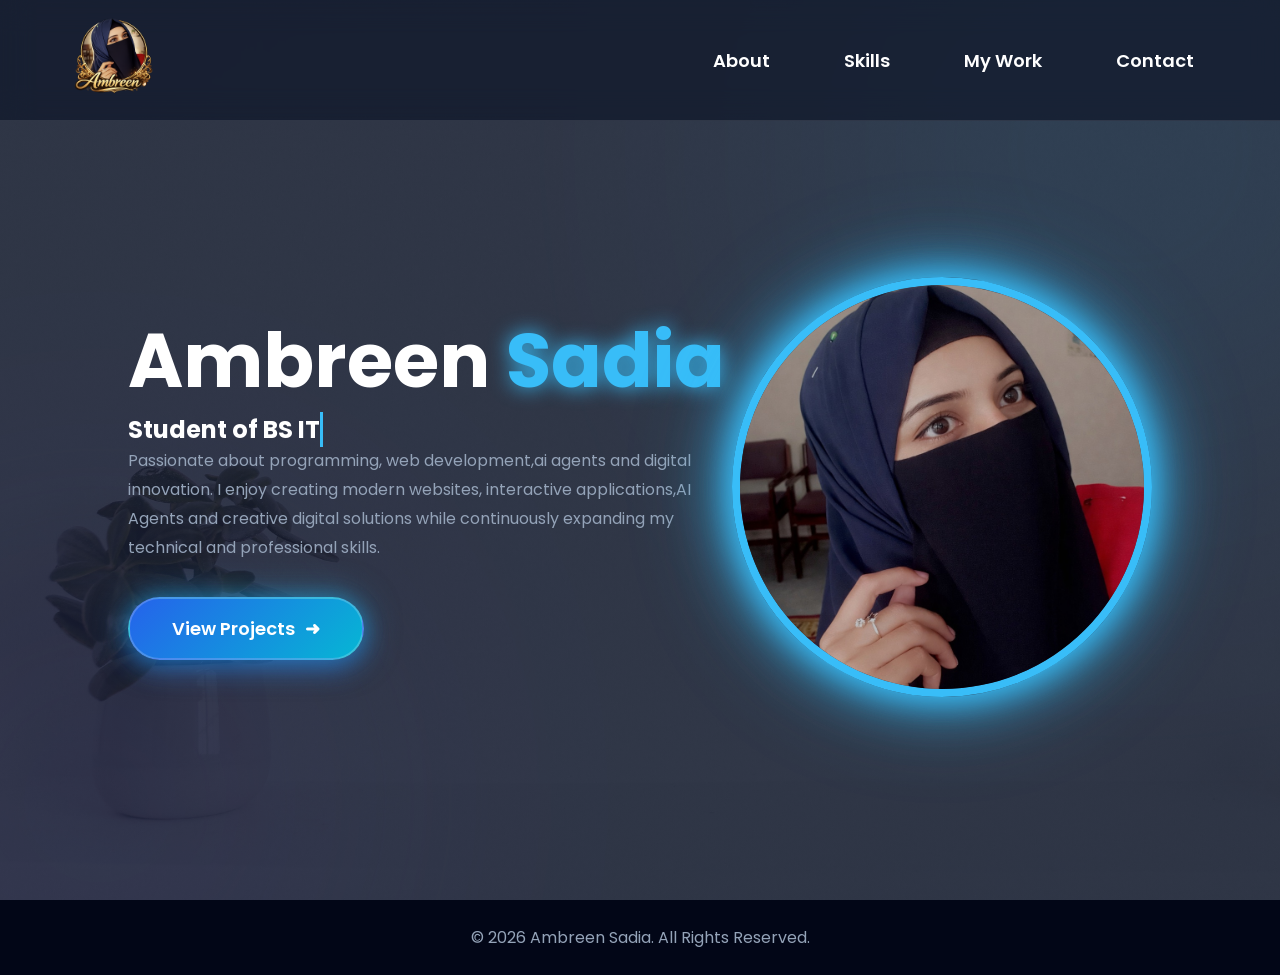
<file: index.html>
<!DOCTYPE html>
<html lang="en">

<head>
    <meta charset="UTF-8">
    <meta name="viewport" content="width=device-width, initial-scale=1.0">
    <title>Ambreen Sadia | Portfolio</title>
    <link rel="stylesheet" href="style.css">
    <link href="https://fonts.googleapis.com/css2?family=Poppins:wght@300;400;500;600;700&display=swap"
        rel="stylesheet">
</head>

<body>

    <!-- Header -->
    <header class="header">

        <nav class="navbar">
            <img src="logo.png" alt="Ambreen Logo" class="logo">

            <ul class="nav-links">
                <!-- <li><a href="index.html" target="main">Home</a></li> -->
                <li><a href="newabout.html" target="main">About</a></li>
                <li><a href="skills.html" target="main">Skills</a></li>
                <li><a href="work.html" target="main">My Work</a></li>
                <li><a href="contact.html" target=" main">Contact</a></li>
            </ul>
        </nav>

    </header>

    <!-- Main -->
    <main>

        <!-- Hero Section -->
        <section id="home" class="hero">

            <div class="info">


                <h1>Ambreen <span>Sadia</span></h1>

                <h2>Student of BS IT </h2>

                <p>
                    Passionate about programming, web development,ai agents and digital innovation.
                    I enjoy creating modern websites, interactive applications,AI Agents and creative
                    digital solutions while continuously expanding my technical and professional skills.
                </p>

                <div class="buttons">
                    <a href="https://github.com/ambreensadia13" tarhet="main" class="btn">View Projects</a>
                    <!-- <a href="contact.html" class="btn2">Hire Me</a> -->
                </div>
            </div>

            <div class="image">
                <img src="8.jpeg" alt="Ambreen Sadia">
            </div>

        </section>





    </main>

    <!-- Footer -->
    <footer class="footer">
        <p>© 2026 Ambreen Sadia. All Rights Reserved.</p>
    </footer>

</body>

</html>
</file>
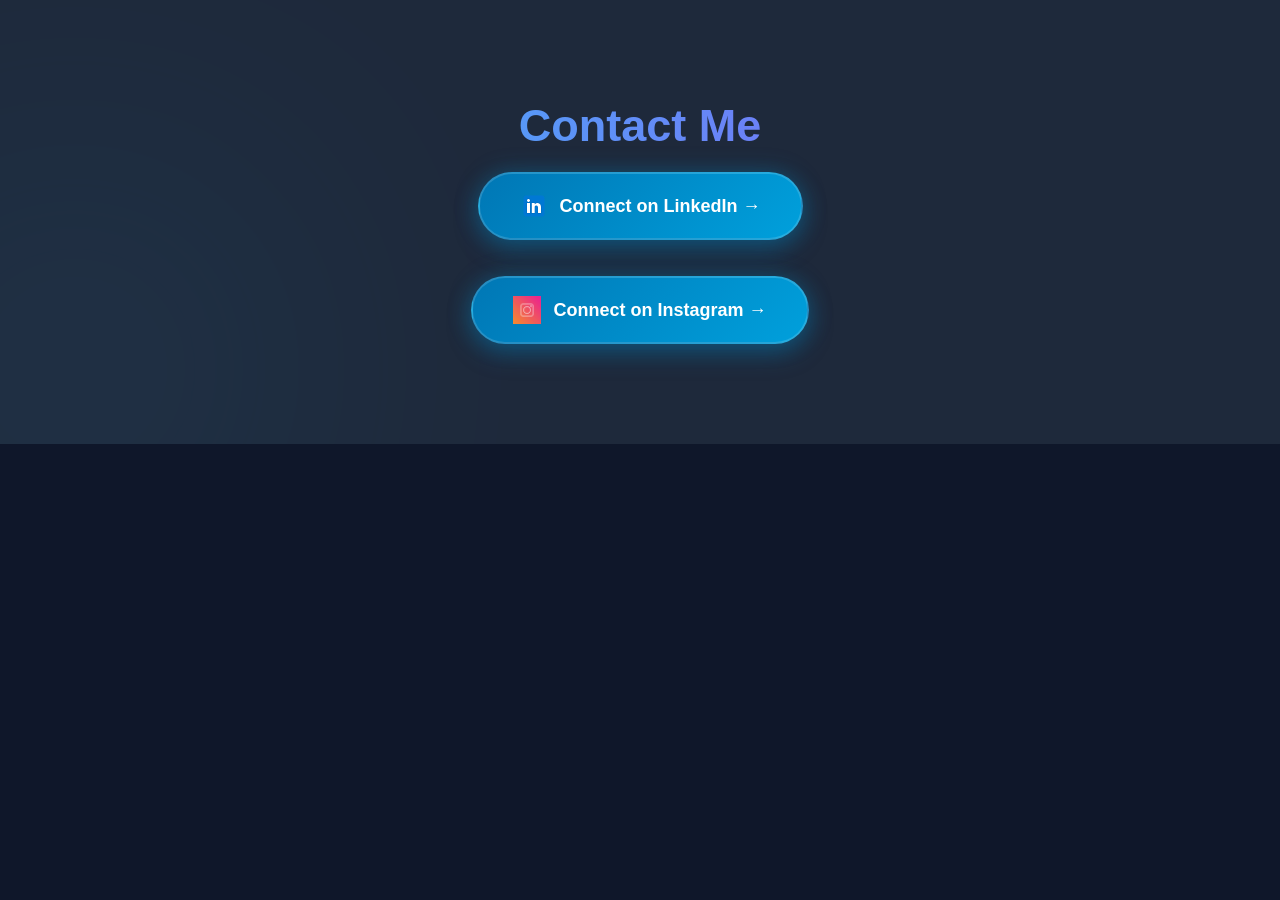
<file: contact.html>
<!DOCTYPE html>
<html lang="en">

<head>
    <meta charset="UTF-8">
    <meta name="viewport" content="width=device-width, initial-scale=1.0">
    <title>Contact</title>
    <link rel="stylesheet" href="style.css">
</head>

<body>
    <section id="contact">
        <h2>Contact Me</h2>
        <a href="https://www.linkedin.com/in/ambreen-sadia-771749344?utm_source=share_via&utm_content=profile&utm_medium=member_android"
            target="main" class="linkedin-link">
            <img src="download.png" alt="LinkedIn Icon" class="icon">
            Connect on LinkedIn →
        </a>
        <br>
        <br>
        <br>
        <a href="https://www.instagram.com/invites/contact/?utm_source=ig_contact_invite&utm_medium=copy_link&utm_content=aw3fxjl"
            target="main" class="linkedin-link">
            <img src="insta.png" alt="LinkedIn Icon" class="icon">
            Connect on Instagram →
        </a>
    </section>


</body>

</html>
</file>
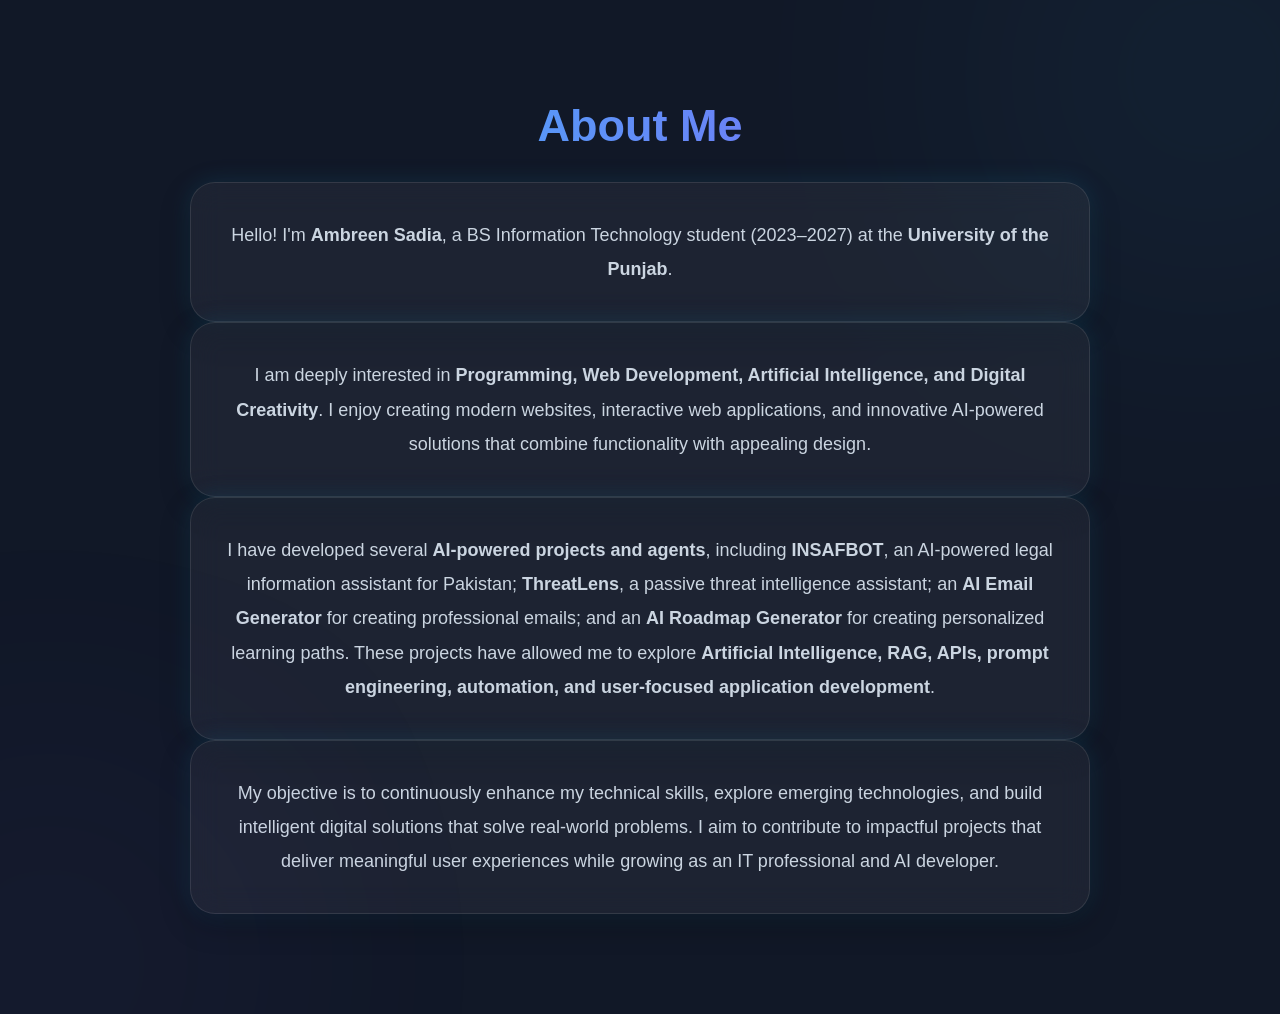
<file: newabout.html>
<!DOCTYPE html>
<html lang="en">

<head>
    <meta charset="UTF-8">
    <meta name="viewport" content="width=device-width, initial-scale=1.0">
    <title>About</title>
    <link rel="stylesheet" href="style.css">
</head>

<body>

    <section id="about" class="section">

        <h2>About Me</h2>

        <p>
            Hello! I'm <strong>Ambreen Sadia</strong>, a BS Information Technology student
            (2023–2027) at the <strong>University of the Punjab</strong>.
        </p>

        <p>
            I am deeply interested in <strong>Programming, Web Development, Artificial Intelligence,
            and Digital Creativity</strong>. I enjoy creating modern websites, interactive web
            applications, and innovative AI-powered solutions that combine functionality with
            appealing design.
        </p>

        <p>
            I have developed several <strong>AI-powered projects and agents</strong>, including
            <strong>INSAFBOT</strong>, an AI-powered legal information assistant for Pakistan;
            <strong>ThreatLens</strong>, a passive threat intelligence assistant;
            an <strong>AI Email Generator</strong> for creating professional emails; and an
            <strong>AI Roadmap Generator</strong> for creating personalized learning paths.
            These projects have allowed me to explore <strong>Artificial Intelligence, RAG, APIs,
            prompt engineering, automation, and user-focused application development</strong>.
        </p>

        <p>
            My objective is to continuously enhance my technical skills, explore emerging
            technologies, and build intelligent digital solutions that solve real-world problems.
            I aim to contribute to impactful projects that deliver meaningful user experiences
            while growing as an IT professional and AI developer.
        </p>

    </section>

</body>

</html>
</file>
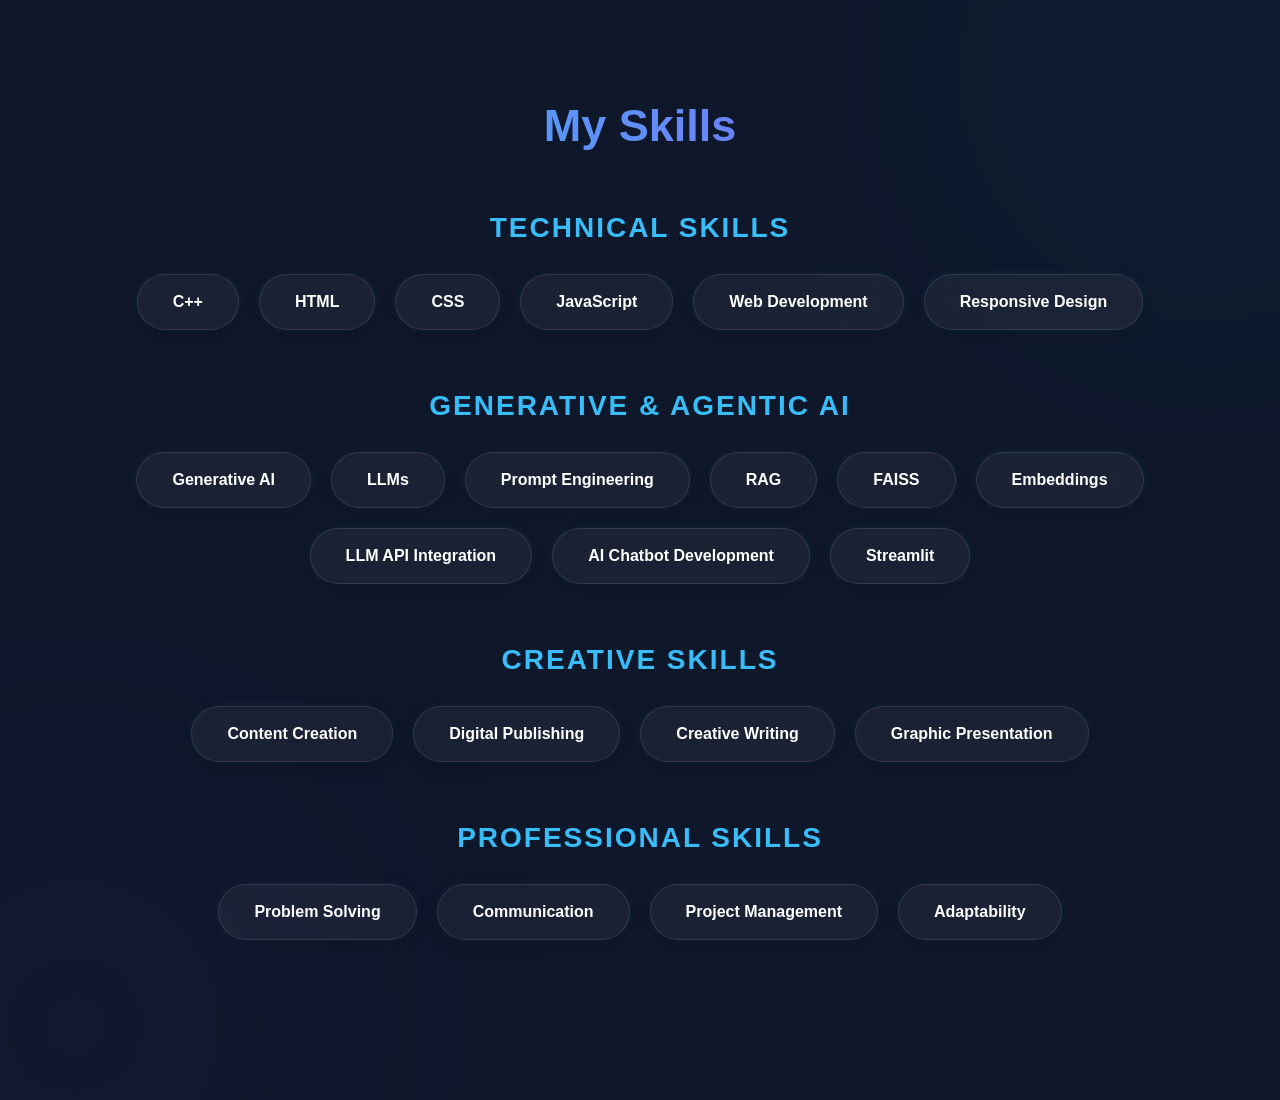
<file: skills.html>
<!DOCTYPE html>

<html lang="en">

<head>
    <meta charset="UTF-8">
    <meta name="viewport" content="width=device-width, initial-scale=1.0">
    <title>Skills | Ambreen Sadia</title>
    <link rel="stylesheet" href="style.css">
</head>

<body>


<section id="skills" class="section">

    <h2>My Skills</h2>

    <!-- Technical Skills -->
    <div class="skill-category">
        <h3>Technical Skills</h3>

        <div class="skills-container">
            <div class="skill-card">C++</div>
            <div class="skill-card">HTML</div>
            <div class="skill-card">CSS</div>
            <div class="skill-card">JavaScript</div>
            <div class="skill-card">Web Development</div>
            <div class="skill-card">Responsive Design</div>
        </div>
    </div>


    <!-- Generative & Agentic AI -->
    <div class="skill-category">
        <h3>Generative & Agentic AI</h3>

        <div class="skills-container">
            <div class="skill-card">Generative AI</div>
            <div class="skill-card">LLMs</div>
            <div class="skill-card">Prompt Engineering</div>
            <div class="skill-card">RAG</div>
            <div class="skill-card">FAISS</div>
            <div class="skill-card">Embeddings</div>
            <div class="skill-card">LLM API Integration</div>
            <div class="skill-card">AI Chatbot Development</div>
            <div class="skill-card">Streamlit</div>
        </div>
    </div>


    <!-- Creative Skills -->
    <div class="skill-category">
        <h3>Creative Skills</h3>

        <div class="skills-container">
            <div class="skill-card">Content Creation</div>
            <div class="skill-card">Digital Publishing</div>
            <div class="skill-card">Creative Writing</div>
            <div class="skill-card">Graphic Presentation</div>
        </div>
    </div>


    <!-- Professional Skills -->
    <div class="skill-category">
        <h3>Professional Skills</h3>

        <div class="skills-container">
            <div class="skill-card">Problem Solving</div>
            <div class="skill-card">Communication</div>
            <div class="skill-card">Project Management</div>
            <div class="skill-card">Adaptability</div>
        </div>
    </div>

</section>


</body>

</html>
</file>
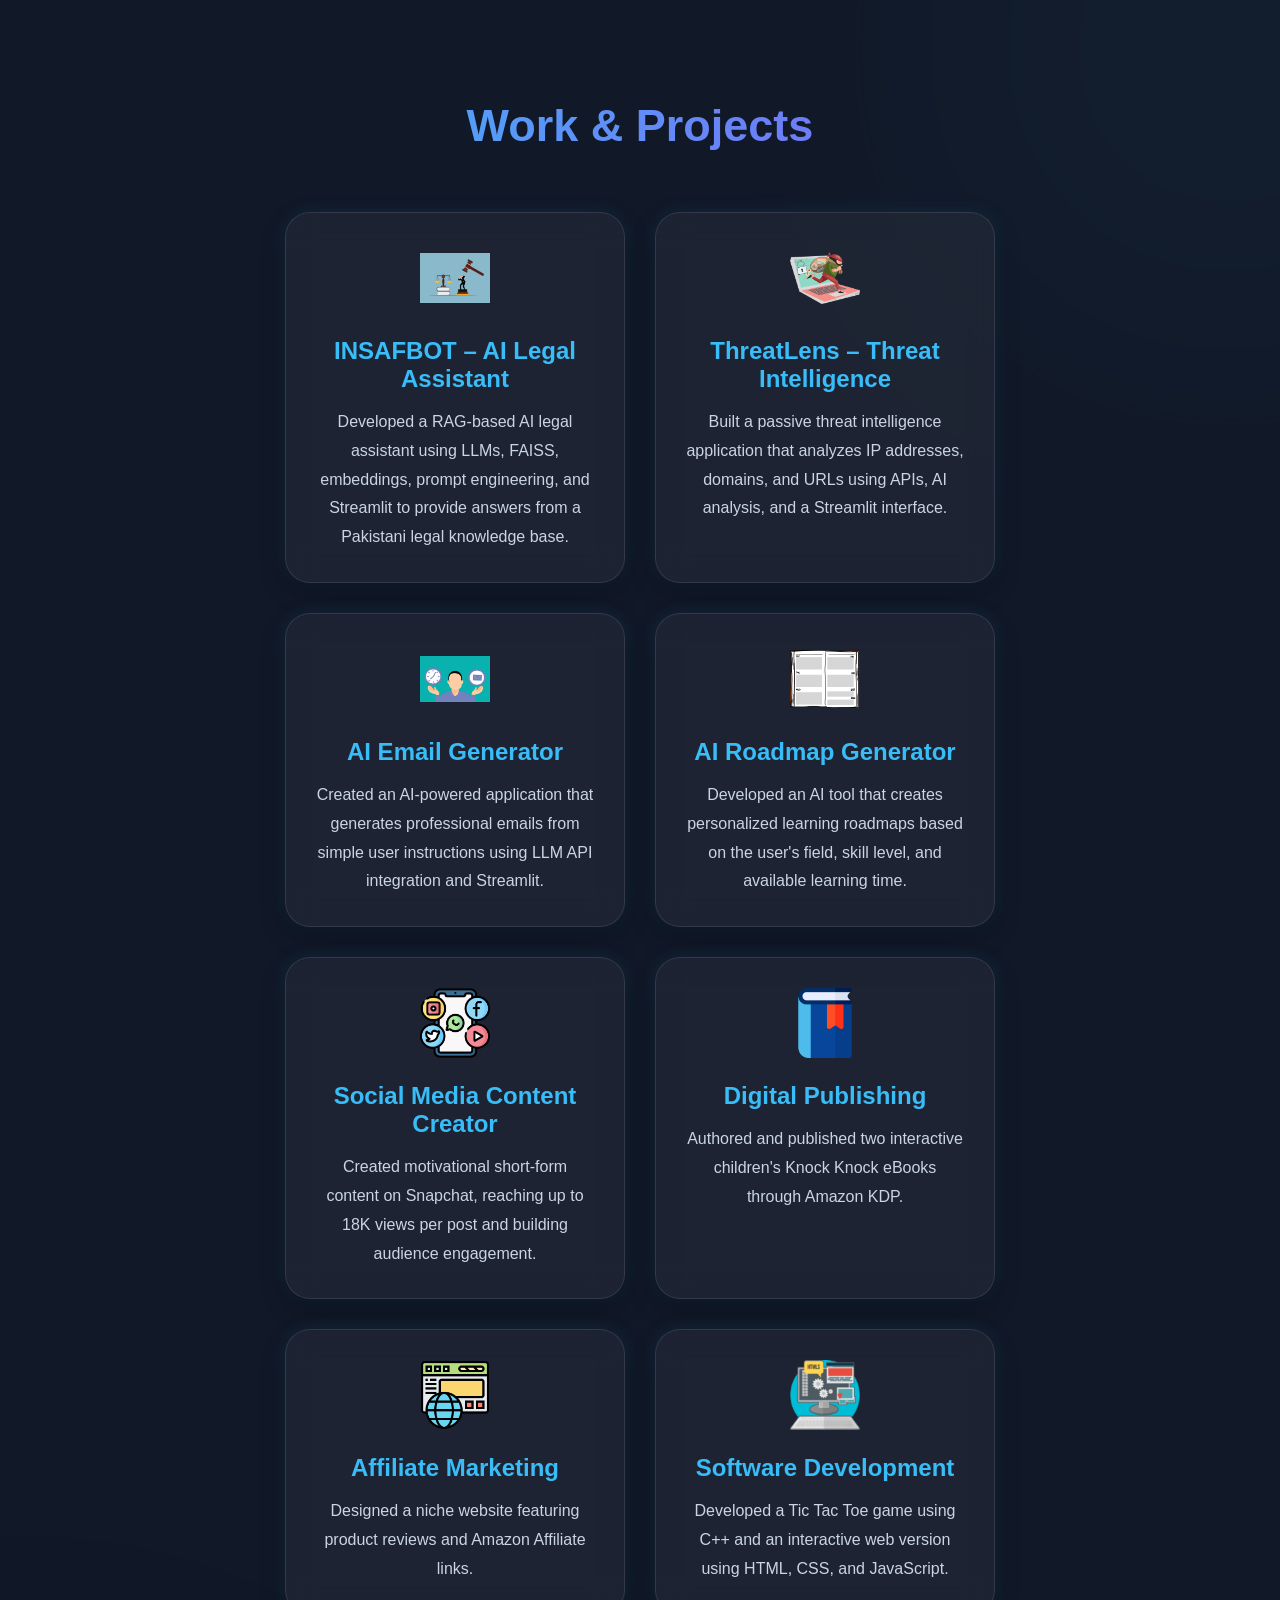
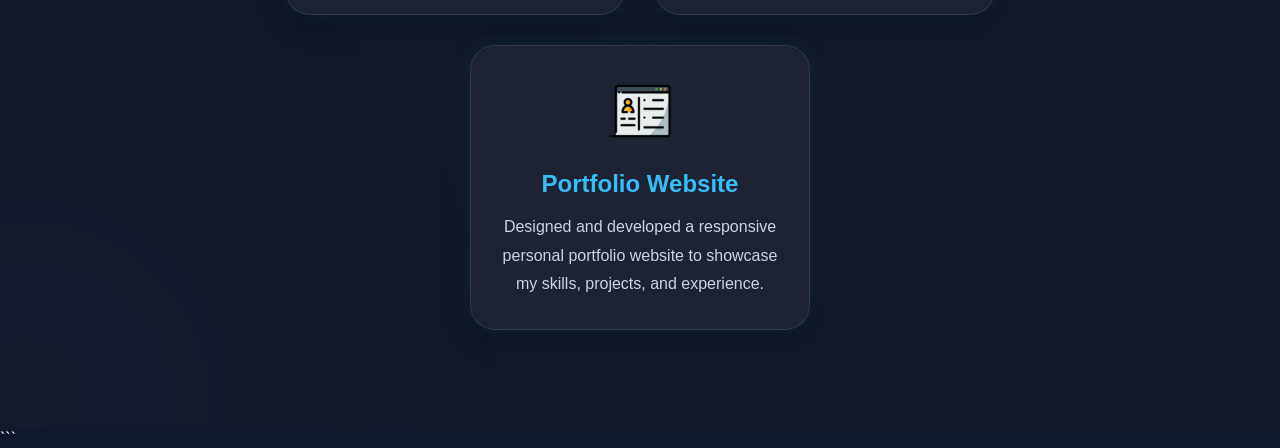
<file: work.html>
<!DOCTYPE html>

<html lang="en">

<head>
    <meta charset="UTF-8">
    <meta name="viewport" content="width=device-width, initial-scale=1.0">
    <title>Work | Ambreen Sadia</title>
    <link rel="stylesheet" href="style.css">
</head>

<body>

    <section id="work">

        <h2>Work & Projects</h2>

        <div class="work-container">

            <!-- INSAFBOT -->
            <div class="work-card">
                <img src="insaf.png" alt="INSAFBOT" class="work-icon">
                <h3>INSAFBOT – AI Legal Assistant</h3>
                <p>
                    Developed a RAG-based AI legal assistant using LLMs, FAISS,
                    embeddings, prompt engineering, and Streamlit to provide
                    answers from a Pakistani legal knowledge base.
                </p>
            </div>


            <!-- ThreatLens -->
            <div class="work-card">
                <img src="threatlense.png" alt="ThreatLens" class="work-icon">
                <h3>ThreatLens – Threat Intelligence</h3>
                <p>
                    Built a passive threat intelligence application that analyzes
                    IP addresses, domains, and URLs using APIs, AI analysis, and
                    a Streamlit interface.
                </p>
            </div>


            <!-- AI Email Generator -->
            <div class="work-card">
                <img src="email.jpg" alt="AI Email Generator" class="work-icon">
                <h3>AI Email Generator</h3>
                <p>
                    Created an AI-powered application that generates professional
                    emails from simple user instructions using LLM API integration
                    and Streamlit.
                </p>
            </div>


            <!-- AI Roadmap Generator -->
            <div class="work-card">
                <img src="roadmap.png" alt="AI Roadmap Generator" class="work-icon">
                <h3>AI Roadmap Generator</h3>
                <p>
                    Developed an AI tool that creates personalized learning
                    roadmaps based on the user's field, skill level, and
                    available learning time.
                </p>
            </div>


            <!-- Social Media -->
            <div class="work-card">
                <img src="media.png" alt="Social Media Content Creator" class="work-icon">
                <h3>Social Media Content Creator</h3>
                <p>
                    Created motivational short-form content on Snapchat,
                    reaching up to 18K views per post and building audience
                    engagement.
                </p>
            </div>


            <!-- Digital Publishing -->
            <div class="work-card">
                <img src="book.png" alt="Digital Publishing" class="work-icon">
                <h3>Digital Publishing</h3>
                <p>
                    Authored and published two interactive children's
                    Knock Knock eBooks through Amazon KDP.
                </p>
            </div>


            <!-- Affiliate Marketing -->
            <div class="work-card">
                <img src="web.png" alt="Affiliate Marketing" class="work-icon">
                <h3>Affiliate Marketing</h3>
                <p>
                    Designed a niche website featuring product reviews and
                    Amazon Affiliate links.
                </p>
            </div>


            <!-- Software Development -->
            <div class="work-card">
                <img src="code.webp" alt="Software Development" class="work-icon">
                <h3>Software Development</h3>
                <p>
                    Developed a Tic Tac Toe game using C++ and an interactive
                    web version using HTML, CSS, and JavaScript.
                </p>
            </div>


            <!-- Portfolio Website -->
            <div class="work-card">
                <img src="potfolio.webp" alt="Portfolio Website" class="work-icon">
                <h3>Portfolio Website</h3>
                <p>
                    Designed and developed a responsive personal portfolio
                    website to showcase my skills, projects, and experience.
                </p>
            </div>

        </div>

    </section>
    ```

</body>

</html>
</file>
<file: style.css>
* {
    margin: 0;
    padding: 0;
    box-sizing: border-box;
    font-family: 'Poppins', sans-serif;
}

html {
    scroll-behavior: smooth;
}

body {
    background: #0f172a;
    color: white;
    overflow-x: hidden;
}

/* NAVBAR */

.header {
    position: fixed;
    top: 0;
    width: 100%;
    z-index: 1000;
    background: rgba(15, 23, 42, 0.7);
    backdrop-filter: blur(15px);
    border-bottom: 1px solid rgba(255, 255, 255, 0.1);
}

.navbar {
    width: 90%;
    margin: auto;
    display: flex;
    justify-content: space-between;
    align-items: center;
    padding: 18px 0;
}

.nav-links {
    display: flex;
    gap: 30px;
}

.nav-links li {
    list-style: none;
}

.hero {
    min-height: 100vh;

    background:
        linear-gradient(rgba(15, 23, 42, .85),
            rgba(15, 23, 42, .85)),
        url("bc.jpg");

    background-size: cover;
    background-position: center;

    display: flex;
    justify-content: space-between;
    align-items: center;

    padding: 180px 10% 100px;
    /* top right/left bottom */
}

@keyframes float {
    0% {
        transform: translateY(0);
    }

    50% {
        transform: translateY(-15px);
    }

    100% {
        transform: translateY(0);
    }
}

/* SECTIONS */

.section {
    padding: 100px 10%;
    text-align: center;
}

.section h2 {
    font-size: 45px;
    margin-bottom: 25px;

    background: linear-gradient(90deg,
            #38bdf8,
            #8b5cf6);

    -webkit-background-clip: text;
    -webkit-text-fill-color: transparent;
}

.section p {
    max-width: 800px;
    margin: auto;
    color: #cbd5e1;
    line-height: 1.8;
}

#skills {
    position: relative;
    overflow: hidden;
    padding: 100px 10%;
    background: #0f172a;
    text-align: center;
}

/* HEADING */

#skills h2 {
    font-size: 45px;
    margin-bottom: 60px;

    background: linear-gradient(90deg, #38bdf8, #8b5cf6);
    -webkit-background-clip: text;
    -webkit-text-fill-color: transparent;
}

/* CATEGORY */

.skill-category {
    margin-bottom: 60px;
}

.skill-category h3 {
    font-size: 28px;
    color: #38bdf8;
    margin-bottom: 30px;
    text-transform: uppercase;
    letter-spacing: 2px;
}

/* SKILL CONTAINER */

.skills-container {
    display: flex;
    flex-wrap: wrap;
    justify-content: center;
    gap: 20px;
}

/* SKILL CARD */

.skill-card {
    padding: 18px 35px;

    background: rgba(255, 255, 255, 0.05);
    backdrop-filter: blur(12px);

    border: 1px solid rgba(255, 255, 255, 0.1);
    border-radius: 50px;

    color: white;
    font-weight: 600;
    font-size: 16px;

    transition: all 0.4s ease;

    box-shadow:
        0 5px 15px rgba(0, 0, 0, 0.2),
        0 0 10px rgba(56, 189, 248, 0.1);
}

.skill-card:hover {
    transform: translateY(-8px);

    background: linear-gradient(135deg,
            #38bdf8,
            #8b5cf6);

    color: white;

    box-shadow:
        0 15px 30px rgba(56, 189, 248, 0.35),
        0 0 30px rgba(139, 92, 246, 0.35);
}

/* BACKGROUND GLOW */

#skills::before {
    content: "";
    position: absolute;

    width: 350px;
    height: 350px;

    background: #38bdf8;
    border-radius: 50%;

    filter: blur(180px);
    opacity: 0.1;

    top: -100px;
    right: -100px;
}

#skills::after {
    content: "";
    position: absolute;

    width: 350px;
    height: 350px;

    background: #8b5cf6;
    border-radius: 50%;

    filter: blur(180px);
    opacity: 0.1;

    bottom: -100px;
    left: -100px;
}

/* RESPONSIVE */

@media (max-width: 768px) {

    #skills h2 {
        font-size: 36px;
    }

    .skill-category h3 {
        font-size: 22px;
    }

    .skill-card {
        width: 100%;
        max-width: 300px;
    }
}

#work {
    background: #111827;
}

/* CONTACT */

#contact {
    background: #1e293b;
}

/* FOOTER */

.footer {
    background: #020617;
    text-align: center;
    padding: 25px;
    color: #94a3b8;
}



.btn {
    display: inline-flex;
    align-items: center;
    gap: 10px;
    padding: 16px 42px;
    background: linear-gradient(135deg, #2563eb, #06b6d4);
    color: white;
    text-decoration: none;
    font-size: 18px;
    font-weight: 600;
    border-radius: 60px;
    border: 2px solid rgba(255, 255, 255, 0.2);
    box-shadow:
        0 10px 25px rgba(37, 99, 235, 0.35),
        0 0 20px rgba(6, 182, 212, 0.25);
    transition: all 0.4s ease;
}

.btn:hover {
    transform: translateY(-6px);
    box-shadow:
        0 15px 35px rgba(37, 99, 235, 0.45),
        0 0 30px rgba(6, 182, 212, 0.4);
}

.btn::after {
    content: "➜";
    transition: transform 0.3s ease;
}

.btn:hover::after {
    transform: translateX(6px);
}

.nav-links a {
    position: relative;
    color: white;
    text-decoration: none;
    font-size: 18px;
    font-weight: 600;
    padding: 12px 22px;
    border-radius: 30px;
    transition: all 0.4s ease;
    z-index: 1;
}

.nav-links a::before {
    content: "";
    position: absolute;
    inset: 0;
    border-radius: 30px;
    background: linear-gradient(135deg, #0072ff, #00c6ff);
    transform: scale(0);
    transition: transform 0.4s ease;
    z-index: -1;
}

.nav-links a:hover::before {
    transform: scale(1);
}

.nav-links a:hover {
    color: white;
    transform: translateY(-4px);
    box-shadow: 0 10px 25px rgba(0, 198, 255, 0.4);
}

.info h3 {
    font-size: 28px;
    color: #38bdf8;
    margin-bottom: 10px;
}

.info h1 {
    font-size: 75px;
    line-height: 1.1;
    margin-bottom: 10px;
}

.info h1 span {
    color: #38bdf8;
    text-shadow: 0 0 20px #38bdf8;
}

.info p {
    max-width: 600px;
    line-height: 1.8;
    color: #94a3b8;
    margin-bottom: 35px;
}

.hero {
    position: relative;
    overflow: hidden;
}

.hero::before {
    content: "";
    position: absolute;
    width: 500px;
    height: 500px;
    background: #38bdf8;
    border-radius: 50%;
    filter: blur(180px);
    opacity: 0.15;
    top: -100px;
    right: -100px;
}

.hero::after {
    content: "";
    position: absolute;
    width: 400px;
    height: 400px;
    background: #8b5cf6;
    border-radius: 50%;
    filter: blur(180px);
    opacity: 0.15;
    bottom: -100px;
    left: -100px;
}

.image img {
    width: 420px;
    height: 420px;
    object-fit: cover;
    border-radius: 50%;
    border: 8px solid #38bdf8;

    box-shadow:
        0 0 30px #38bdf8,
        0 0 60px #38bdf8,
        0 0 100px rgba(56, 189, 248, .4);

    transition: all 0.5s ease;

    animation: float 4s ease-in-out infinite;
}

.image img:hover {
    transform: scale(1.05);
}

.logo {
    width: 150px;
    cursor: pointer;
    transition: all 0.4s ease;
}

.logo:hover {
    transform: scale(1.1) rotate(3deg);
    filter: drop-shadow(0 0 15px #38bdf8);
}

.buttons {
    display: flex;
    gap: 20px;
    margin-top: 30px;
}

.btn2 {
    padding: 16px 42px;
    text-decoration: none;
    color: white;
    font-weight: 600;
    border-radius: 60px;
    border: 2px solid #38bdf8;
    background: transparent;
    transition: all 0.4s ease;
}

.btn2:hover {
    background: #38bdf8;
    color: #0f172a;
    box-shadow: 0 0 30px #38bdf8;
}

.info h2 {
    width: fit-content;
    overflow: hidden;
    white-space: nowrap;
    border-right: 3px solid #38bdf8;
    animation:
        typing 4s steps(25) infinite,
        blink .8s infinite;
}

@keyframes typing {
    0% {
        width: 0;
    }

    50% {
        width: 100%;
    }

    100% {
        width: 0;
    }
}

@keyframes blink {
    50% {
        border-color: transparent;
    }
}

/* CONTACT SECTION */

#contact {
    padding: 100px 10%;
    text-align: center;
    background: #1e293b;
}

#contact h2 {
    font-size: 45px;
    margin-bottom: 20px;

    background: linear-gradient(90deg, #38bdf8, #8b5cf6);
    -webkit-background-clip: text;
    -webkit-text-fill-color: transparent;
}

#contact p {
    color: #cbd5e1;
    font-size: 18px;
    margin-bottom: 35px;
}

/* LINKEDIN BUTTON */

.linkedin-link {
    display: inline-flex;
    align-items: center;
    gap: 12px;

    padding: 18px 40px;

    text-decoration: none;
    color: white;
    font-size: 18px;
    font-weight: 600;

    background: linear-gradient(135deg, #0077b5, #00a0dc);
    border-radius: 60px;

    border: 2px solid rgba(255, 255, 255, 0.15);

    box-shadow:
        0 10px 25px rgba(0, 119, 181, 0.35),
        0 0 25px rgba(0, 160, 220, 0.25);

    transition: all 0.4s ease;
}

.linkedin-link:hover {
    transform: translateY(-6px) scale(1.03);

    box-shadow:
        0 15px 35px rgba(0, 119, 181, 0.5),
        0 0 40px rgba(0, 160, 220, 0.5);
}

/* ICON */

.icon {
    width: 28px;
    height: 28px;
    object-fit: contain;
    transition: transform 0.4s ease;
}

.linkedin-link:hover .icon {
    transform: rotate(10deg) scale(1.15);
}

/* GLOW EFFECT */

#contact::before {
    content: "";
    position: absolute;
    width: 350px;
    height: 350px;
    background: #38bdf8;
    border-radius: 50%;
    filter: blur(150px);
    opacity: 0.12;
    left: -100px;
    bottom: -100px;
}

#contact {
    position: relative;
    overflow: hidden;
}

/* ABOUT SECTION */

#about {
    position: relative;
    overflow: hidden;

    padding: 100px 10%;
    text-align: center;

    background: #111827;
}

/* HEADING */

#about h2 {
    font-size: 45px;
    margin-bottom: 30px;

    background: linear-gradient(90deg, #38bdf8, #8b5cf6);
    -webkit-background-clip: text;
    -webkit-text-fill-color: transparent;
}

/* CONTENT CARD */

#about p {
    max-width: 900px;
    margin: auto;

    padding: 35px;

    font-size: 18px;
    line-height: 1.9;
    color: #cbd5e1;

    background: rgba(255, 255, 255, 0.05);
    backdrop-filter: blur(15px);

    border: 1px solid rgba(255, 255, 255, 0.1);
    border-radius: 25px;

    box-shadow:
        0 10px 30px rgba(0, 0, 0, 0.3),
        0 0 25px rgba(56, 189, 248, 0.15);

    transition: all 0.4s ease;
}

#about p:hover {
    transform: translateY(-8px);

    box-shadow:
        0 15px 40px rgba(0, 0, 0, 0.4),
        0 0 40px rgba(56, 189, 248, 0.3);
}

/* GLOW EFFECTS */

#about::before {
    content: "";
    position: absolute;

    width: 350px;
    height: 350px;

    background: #38bdf8;
    border-radius: 50%;

    filter: blur(150px);
    opacity: 0.12;

    top: -100px;
    right: -100px;
}

#about::after {
    content: "";
    position: absolute;

    width: 300px;
    height: 300px;

    background: #8b5cf6;
    border-radius: 50%;

    filter: blur(150px);
    opacity: 0.12;

    bottom: -100px;
    left: -100px;
}

/* WORK CARDS CONTAINER */



/* WORK CARD */
#work {
    position: relative;
    overflow: hidden;
    padding: 100px 10%;
    background: #111827;
    text-align: center;
}

#work h2 {
    font-size: 45px;
    margin-bottom: 60px;
    display: block;
    width: 100%;

    background: linear-gradient(90deg, #38bdf8, #8b5cf6);
    -webkit-background-clip: text;
    -webkit-text-fill-color: transparent;
}

.work-container {
    display: flex;
    flex-wrap: wrap;
    justify-content: center;
    gap: 30px;
}

.work-card {
    width: 340px;

    padding: 30px;

    background: rgba(255, 255, 255, 0.05);
    backdrop-filter: blur(15px);

    border: 1px solid rgba(255, 255, 255, 0.1);
    border-radius: 25px;

    box-shadow:
        0 10px 25px rgba(0, 0, 0, 0.3),
        0 0 20px rgba(56, 189, 248, 0.12);

    transition: all 0.4s ease;
}

.work-card:hover {
    transform: translateY(-10px);

    box-shadow:
        0 15px 35px rgba(0, 0, 0, 0.4),
        0 0 35px rgba(56, 189, 248, 0.35);
}

/* ICON */

.work-icon {
    width: 70px;
    height: 70px;
    object-fit: contain;

    margin-bottom: 20px;

    transition: all 0.4s ease;
}

.work-card:hover .work-icon {
    transform: scale(1.15) rotate(5deg);
}

/* TITLE */

.work-card h3 {
    font-size: 24px;
    color: #38bdf8;
    margin-bottom: 15px;
}

/* DESCRIPTION */

.work-card p {
    color: #cbd5e1;
    line-height: 1.8;
    font-size: 16px;
}

/* BACKGROUND GLOW */

#work::before {
    content: "";
    position: absolute;

    width: 400px;
    height: 400px;

    background: #38bdf8;
    border-radius: 50%;

    filter: blur(180px);
    opacity: 0.10;

    top: -150px;
    right: -150px;
}

#work::after {
    content: "";
    position: absolute;

    width: 350px;
    height: 350px;

    background: #8b5cf6;
    border-radius: 50%;

    filter: blur(180px);
    opacity: 0.10;

    bottom: -150px;
    left: -150px;
}

/* RESPONSIVE */

@media (max-width: 768px) {
    .work-card {
        width: 100%;
    }

    #work h2 {
        font-size: 36px;
    }
}

/* MOBILE RESPONSIVE */

@media screen and (max-width: 768px) {

    .header {
        position: relative;
    }

    .navbar {
        width: 100%;
        padding: 15px;
        flex-direction: column;
    }

    .logo {
        width: 120px;
        margin-bottom: 15px;
    }

    .nav-links {
        display: grid;
        grid-template-columns: repeat(2, 1fr);
        gap: 15px;
        width: 100%;
        text-align: center;
    }

    .nav-links a {
        padding: 10px;
        font-size: 16px;
    }

    .hero {
        flex-direction: column-reverse;
        justify-content: center;
        text-align: center;

        padding: 40px 20px 60px;
        min-height: auto;
    }

    .image {
        width: 100%;
        display: flex;
        justify-content: center;
        margin-bottom: 30px;
    }

    .image img {
        width: 250px;
        height: 250px;
        max-width: 90%;
    }

    .info {
        width: 100%;
    }

    .info h1 {
        font-size: 50px;
        line-height: 1.1;
    }

    .info h2 {
        font-size: 22px;
        white-space: normal;
        border-right: none;
        animation: none;
    }

    .info h3 {
        font-size: 20px;
    }

    .info p {
        font-size: 16px;
        padding: 0 10px;
        margin: 20px auto;
    }

    .buttons {
        flex-direction: column;
        align-items: center;
    }

    .btn,
    .btn2 {
        width: 220px;
        text-align: center;
    }
}

.navbar {
    padding: 10px 0;
}

.logo {
    width: 100px;
}

/* .hero {
    margin-top: 30px;
} */
.hero {
    margin-top: 0;
}

.info,
.image,
.buttons {
    position: relative;
    z-index: 2;
}

.hero::before,
.hero::after {
    z-index: 0;
}

.btn,
.btn2 {
    display: inline-flex;
    justify-content: center;
    align-items: center;

    min-width: 220px;
    min-height: 55px;

    cursor: pointer;
    position: relative;
    z-index: 10;
}

@media screen and (max-width: 768px) {

    .buttons {
        display: flex;
        flex-direction: column;
        align-items: center;
        gap: 15px;
        width: 100%;
    }

    .btn,
    .btn2 {
        width: 90%;
        max-width: 250px;
    }

}

/* BUTTON FIX FOR MOBILE */

.btn,
.btn2 {
    display: inline-flex;
    justify-content: center;
    align-items: center;
    text-align: center;
    min-height: 55px;
    cursor: pointer;
    touch-action: manipulation;
    -webkit-tap-highlight-color: transparent;
}

/* MOBILE */

@media screen and (max-width: 768px) {

    .buttons {
        display: flex;
        flex-direction: column;
        align-items: center;
        gap: 15px;
        width: 100%;
    }

    .btn,
    .btn2 {
        width: 90%;
        max-width: 280px;
        min-height: 55px;
        padding: 16px 20px;
    }
}

/* BUTTON FIX FOR MOBILE */

.btn,
.btn2,
.linkedin-link {
    display: inline-flex;
    justify-content: center;
    align-items: center;
    text-align: center;

    cursor: pointer;
    touch-action: manipulation;
    -webkit-tap-highlight-color: transparent;

    position: relative;
    z-index: 10;
}

.btn {
    box-shadow:
        0 10px 25px rgba(37, 99, 235, 0.35),
        0 0 20px rgba(6, 182, 212, 0.25),
        0 0 35px rgba(56, 189, 248, 0.5);
}

.btn:active,
.btn2:active,
.linkedin-link:active {
    transform: scale(0.96);

    box-shadow:
        0 0 40px #38bdf8,
        0 0 60px #38bdf8;
}

.btn,
.btn2,
.linkedin-link {
    animation: glow 2s ease-in-out infinite alternate;
}

@keyframes glow {
    from {
        box-shadow:
            0 0 10px #38bdf8,
            0 0 20px #38bdf8;
    }

    to {
        box-shadow:
            0 0 25px #38bdf8,
            0 0 45px #38bdf8;
    }
}
</file>
